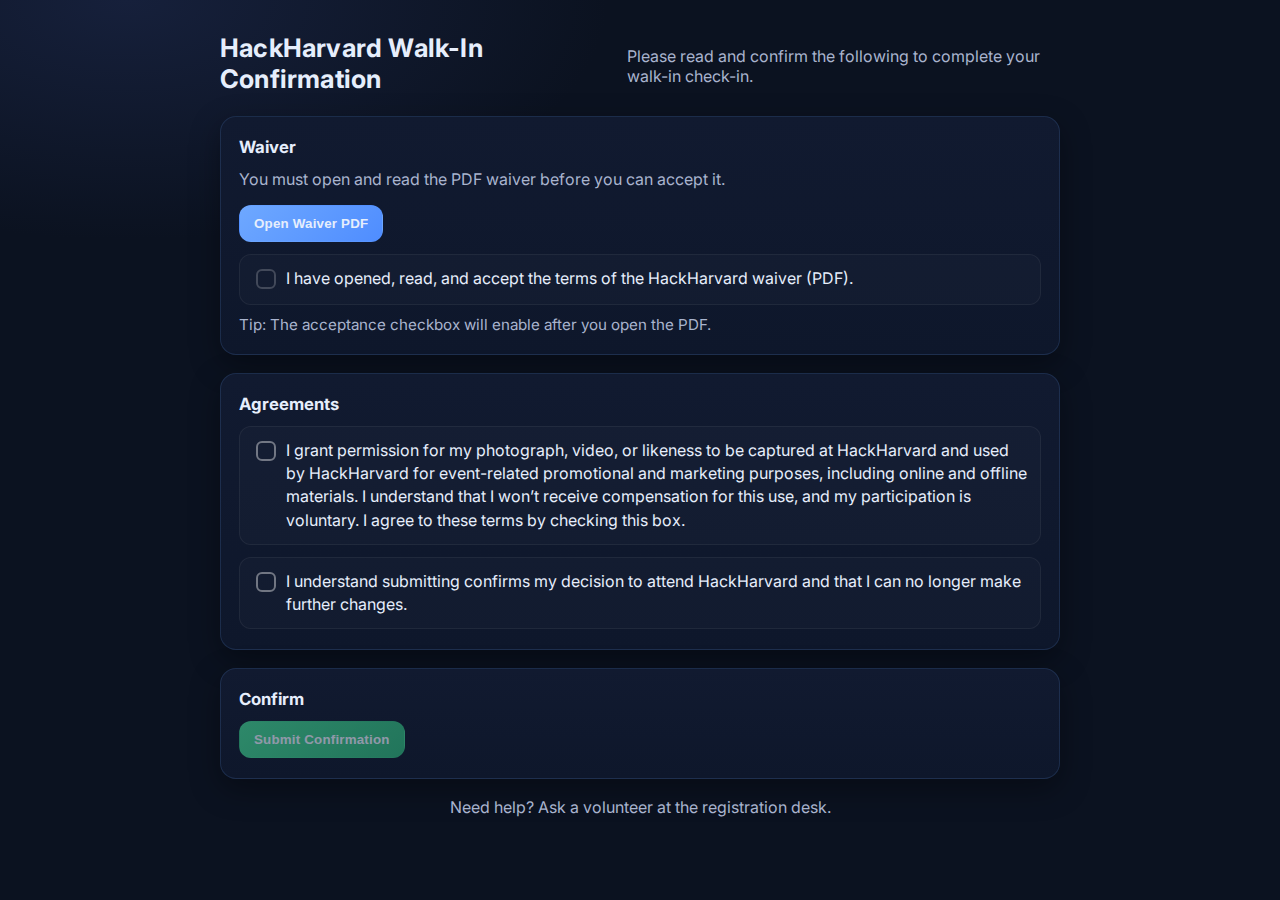
<file: walkin/index.html>
<!DOCTYPE html>
<html lang="en">
<head>
  <meta charset="UTF-8" />
  <meta name="viewport" content="width=device-width, initial-scale=1.0" />
  <title>HackHarvard Walk-In Confirmation</title>
  <link rel="preconnect" href="https://fonts.googleapis.com">
  <link rel="preconnect" href="https://fonts.gstatic.com" crossorigin>
  <link href="https://fonts.googleapis.com/css2?family=Inter:wght@400;500;600;700&display=swap" rel="stylesheet">
  <link rel="stylesheet" href="./style.css" />
</head>
<body>
  <main class="container">
    <header class="header">
      <!-- <img src="./favicon-32x32.png" alt="HackHarvard" class="logo" /> -->
      <h1>HackHarvard Walk-In Confirmation</h1>
      <p class="subtitle">Please read and confirm the following to complete your walk-in check-in.</p>
    </header>

    <section class="card">
      <h2 class="section-title">Waiver</h2>
      <p class="muted">You must open and read the PDF waiver before you can accept it.</p>
      <div class="waiver-actions">
        <button id="openWaiverBtn" type="button" class="btn btn-primary">Open Waiver PDF</button>
        <a id="waiverDownloadLink" class="link" href="./walkin_waiver.pdf" target="_blank" rel="noopener noreferrer" hidden>Download Waiver</a>
      </div>
      <div class="checkbox">
        <input type="checkbox" id="acceptWaiver" disabled />
        <label for="acceptWaiver">I have opened, read, and accept the terms of the HackHarvard waiver (PDF).</label>
      </div>
      <p id="waiverHint" class="hint">Tip: The acceptance checkbox will enable after you open the PDF.</p>
    </section>

    <section class="card">
      <h2 class="section-title">Agreements</h2>
      <div class="checkbox">
        <input type="checkbox" id="mediaRelease" />
        <label for="mediaRelease">
          I grant permission for my photograph, video, or likeness to be captured at HackHarvard and used by HackHarvard for event-related promotional and marketing purposes, including online and offline materials. I understand that I won’t receive compensation for this use, and my participation is voluntary. I agree to these terms by checking this box.
        </label>
      </div>

      <div class="checkbox">
        <input type="checkbox" id="finalDecision" />
        <label for="finalDecision">
          I understand submitting confirms my decision to attend HackHarvard and that I can no longer make further changes.
        </label>
      </div>
    </section>

    <section class="card">
      <h2 class="section-title">Confirm</h2>
      <form id="confirmForm" novalidate>
        <div class="actions">
          <button id="submitBtn" type="submit" class="btn btn-success" disabled>Submit Confirmation</button>
        </div>
        <p id="errorText" class="error" role="alert" aria-live="polite" hidden>
          Please complete all required steps before submitting.
        </p>
      </form>
    </section>

    <footer class="footer">
      <p class="muted">Need help? Ask a volunteer at the registration desk.</p>
    </footer>

    <section id="confirmationScreen" class="confirmation" hidden>
      <div class="confetti" aria-hidden="true"></div>
      <h2>You're all set! 🎉</h2>
      <p>Thank you for confirming your attendance at HackHarvard. Please show this screen to a volunteer if requested.</p>
      <div class="receipt">
        <p><strong>Timestamp:</strong> <span id="confirmTimestamp"></span></p>
        <p><strong>Status:</strong> Confirmed</p>
      </div>
      <button id="backBtn" class="btn">Back</button>
    </section>
  </main>

  <script src="./main.js"></script>
</body>
</html>
</file>
<file: walkin/style.css>
/* HackHarvard Walk-In Confirmation - Modern UI */
:root {
  --bg: #0b1220;
  --bg-soft: #0f1629;
  --card: #111a30;
  --card-2: #0e172b;
  --text: #e6eefc;
  --text-muted: #a9b4ce;
  --primary: #6ea8ff;
  --primary-600: #4f8dff;
  --success: #42d392;
  --success-600: #2fb37a;
  --danger: #ff6b6b;
  --ring: rgba(110, 168, 255, 0.55);
  --shadow: 0 10px 30px rgba(0, 0, 0, 0.35);
}

* { box-sizing: border-box; }

html, body {
  height: 100%;
}

body {
  margin: 0;
  font-family: 'Inter', system-ui, -apple-system, Segoe UI, Roboto, Ubuntu, 'Helvetica Neue', Arial, 'Noto Sans', 'Apple Color Emoji', 'Segoe UI Emoji';
  color: var(--text);
  background: radial-gradient(1200px 600px at 10% 0%, #16203b 0%, #0b1220 40%),
              radial-gradient(600px 800px at 100% 0%, #1b2650 0%, #0b1220 60%),
              var(--bg);
}

.container {
  max-width: 880px;
  margin: 0 auto;
  padding: 32px 20px 60px;
}

.header {
  display: flex;
  align-items: center;
  gap: 16px;
  margin-bottom: 22px;
}

.logo {
  width: 32px;
  height: 32px;
  border-radius: 8px;
  box-shadow: 0 6px 20px rgba(110, 168, 255, 0.45);
}

h1 {
  font-size: 1.6rem;
  margin: 0;
  letter-spacing: 0.2px;
}

.subtitle {
  margin: 6px 0 0 48px;
  color: var(--text-muted);
}

.card {
  background: linear-gradient(180deg, var(--card) 0%, var(--card-2) 100%);
  border: 1px solid rgba(110, 168, 255, 0.15);
  border-radius: 16px;
  padding: 20px 18px;
  margin: 18px 0;
  box-shadow: var(--shadow);
}

.section-title {
  margin: 0 0 12px 0;
  font-size: 1.05rem;
}

.muted {
  color: var(--text-muted);
  margin-top: 6px;
}

.hint {
  color: var(--text-muted);
  font-size: 0.95rem;
  margin: 10px 0 0 0;
}

.checkbox {
  display: grid;
  grid-template-columns: 22px 1fr;
  gap: 12px;
  align-items: start;
  background: rgba(255, 255, 255, 0.02);
  border: 1px solid rgba(255, 255, 255, 0.06);
  border-radius: 12px;
  padding: 12px 12px;
  margin-top: 12px;
}

.checkbox input[type="checkbox"] {
  appearance: none;
  width: 20px;
  height: 20px;
  margin-top: 2px;
  border: 2px solid rgba(255, 255, 255, 0.4);
  border-radius: 6px;
  background: transparent;
  display: grid;
  place-content: center;
  cursor: pointer;
  transition: border-color 0.2s ease, background 0.2s ease, box-shadow 0.2s ease;
}

.checkbox input[type="checkbox"]:hover {
  border-color: var(--primary);
}

.checkbox input[type="checkbox"]:checked {
  background: linear-gradient(135deg, var(--primary), var(--primary-600));
  border-color: transparent;
  box-shadow: 0 0 0 3px var(--ring);
}

.checkbox input[type="checkbox"]:checked::after {
  content: '';
  width: 9px;
  height: 9px;
  transform: rotate(45deg);
  border-right: 2.5px solid white;
  border-bottom: 2.5px solid white;
}

.checkbox input[type="checkbox"][disabled] {
  opacity: 0.5;
  cursor: not-allowed;
}

.checkbox label {
  line-height: 1.45;
}

.waiver-actions {
  display: flex;
  gap: 10px;
  flex-wrap: wrap;
  margin: 10px 0 6px;
}

.btn {
  -webkit-tap-highlight-color: transparent;
  background: #1a2647;
  color: var(--text);
  border: 1px solid rgba(110, 168, 255, 0.35);
  border-radius: 12px;
  padding: 10px 14px;
  font-weight: 600;
  letter-spacing: 0.2px;
  cursor: pointer;
  transition: transform 0.06s ease, box-shadow 0.2s ease, background 0.2s ease, border-color 0.2s ease;
}

.btn:hover {
  transform: translateY(-1px);
  box-shadow: 0 8px 20px rgba(110, 168, 255, 0.25);
  border-color: rgba(110, 168, 255, 0.7);
}

.btn:active { transform: translateY(0); }

.btn-primary {
  background: linear-gradient(135deg, var(--primary), var(--primary-600));
  border-color: transparent;
}

.btn-success {
  background: linear-gradient(135deg, var(--success), var(--success-600));
  border-color: transparent;
}

.btn[disabled] {
  opacity: 0.6;
  cursor: not-allowed;
  box-shadow: none !important;
}

.link {
  color: var(--primary);
  text-decoration: none;
}
.link:hover { text-decoration: underline; }

.actions { margin-top: 8px; }

.error {
  color: var(--danger);
  margin-top: 8px;
}

.footer {
  margin-top: 16px;
  text-align: center;
}

/* Confirmation screen */
.confirmation {
  margin-top: 28px;
  background: linear-gradient(180deg, var(--card) 0%, var(--card-2) 100%);
  border: 1px solid rgba(110, 168, 255, 0.15);
  border-radius: 16px;
  padding: 24px 18px;
  box-shadow: var(--shadow);
}

.receipt {
  margin-top: 10px;
  background: rgba(66, 211, 146, 0.07);
  border: 1px dashed rgba(66, 211, 146, 0.5);
  border-radius: 12px;
  padding: 10px 12px;
}

/* Tiny confetti dots */
.confetti::before, .confetti::after {
  content: '';
  position: absolute;
  width: 6px; height: 6px;
  background: radial-gradient(circle at 50% 50%, #ffd166, #e76f51);
  border-radius: 50%;
  animation: float 4s ease-in-out infinite;
}
.confetti::after {
  left: 16px; top: -8px;
  background: radial-gradient(circle at 50% 50%, #06d6a0, #118ab2);
  animation-delay: 1s;
}
@keyframes float {
  0%, 100% { transform: translateY(0); opacity: 0.6; }
  50% { transform: translateY(-10px); opacity: 1; }
}

/* Responsive */
@media (max-width: 560px) {
  .checkbox { grid-template-columns: 22px 1fr; }
  .subtitle { margin-left: 0; }
  .header { flex-direction: column; align-items: flex-start; gap: 8px; }
}
</file>
